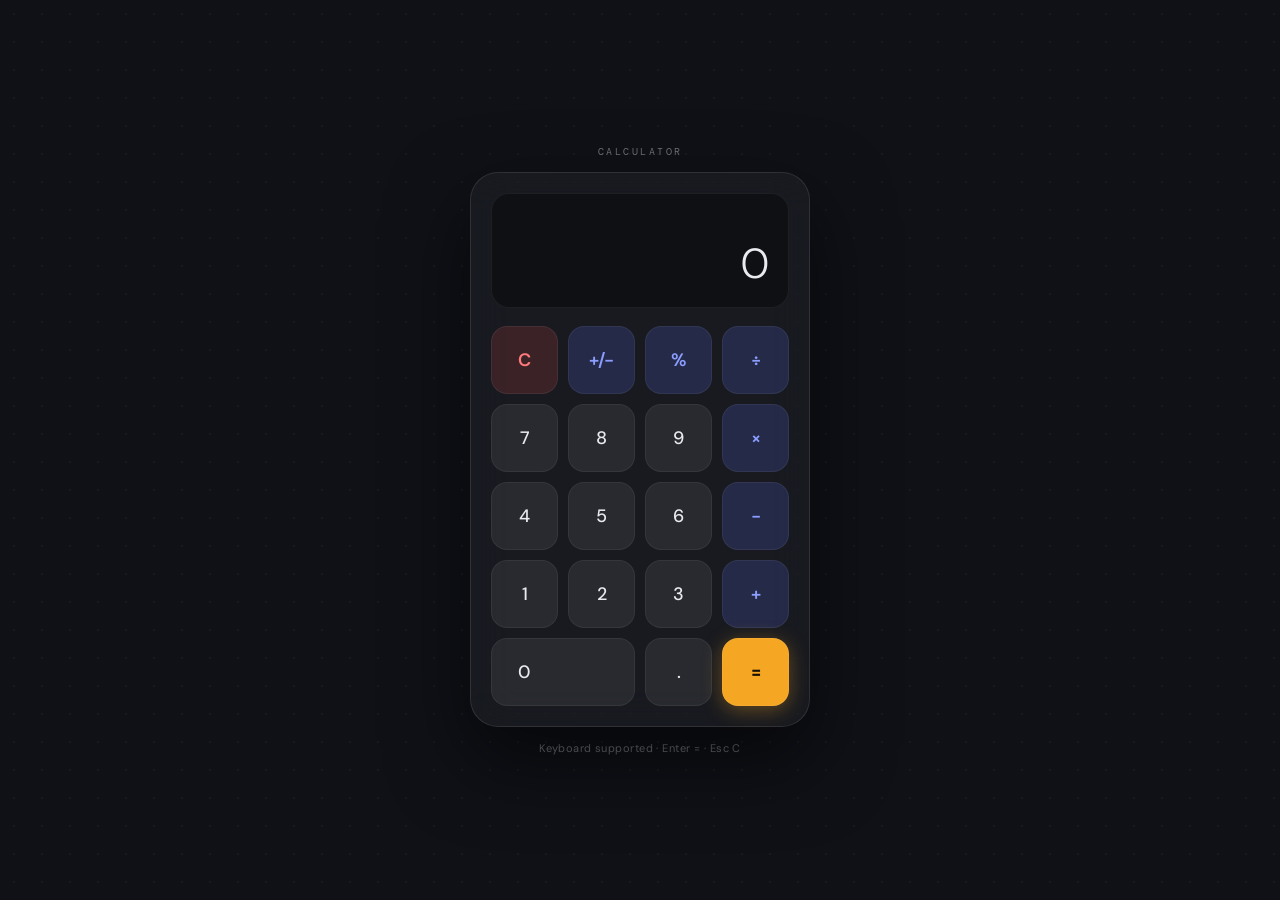
<file: CodeAlpha_Calculator/index.html>
<!DOCTYPE html>
<html lang="en">
<head>
  <meta charset="UTF-8" />
  <meta name="viewport" content="width=device-width, initial-scale=1.0" />
  <title>Calculator</title>

  <link rel="stylesheet" href="style.css" />
</head>
<body>

  <div class="page-wrapper">

    <p class="app-label">CALCULATOR</p>

    <div class="calculator" id="calculator">

      <div class="display">
        
        <div class="expression" id="expression"></div>
        <div class="result" id="result">0</div>
      </div>

      <div class="btn-grid">

        <button class="btn clear"    data-value="C"  >C</button>
        <button class="btn operator" data-value="+/-">+/-</button>
        <button class="btn operator" data-value="%"  >%</button>
        <button class="btn operator" data-value="/"  >÷</button>

        <button class="btn" data-value="7">7</button>
        <button class="btn" data-value="8">8</button>
        <button class="btn" data-value="9">9</button>
        <button class="btn operator" data-value="*">×</button>

        <button class="btn" data-value="4">4</button>
        <button class="btn" data-value="5">5</button>
        <button class="btn" data-value="6">6</button>
        <button class="btn operator" data-value="-">−</button>

        <button class="btn" data-value="1">1</button>
        <button class="btn" data-value="2">2</button>
        <button class="btn" data-value="3">3</button>
        <button class="btn operator" data-value="+">+</button>

        <button class="btn zero" data-value="0">0</button>
        <button class="btn"      data-value=".">.</button>
        <button class="btn equals" data-value="=">=</button>

      </div>
    </div>

    <p class="hint">Keyboard supported · Enter = · Esc C</p>

  </div>

  <script src="script.js"></script>
</body>
</html>
</file>
<file: CodeAlpha_Calculator/style.css>
@import url('https://fonts.googleapis.com/css2?family=DM+Sans:wght@300;400;500;600&family=DM+Mono:wght@400;500&display=swap');

:root {
  --bg:          #0f1117;         
  --card-bg:     rgba(255,255,255,0.04); 
  --card-border: rgba(255,255,255,0.10);
  --display-bg:  rgba(0,0,0,0.35);
  --btn-bg:      rgba(255,255,255,0.07);
  --btn-hover:   rgba(255,255,255,0.14);
  --btn-active:  rgba(255,255,255,0.22);
  --op-bg:       rgba(99,116,255,0.18); 
  --op-hover:    rgba(99,116,255,0.30);
  --op-color:    #8b9dff;
  --clear-bg:    rgba(255,90,90,0.15);
  --clear-hover: rgba(255,90,90,0.28);
  --clear-color: #ff7a7a;
  --equals-bg:   #f5a623;        
  --equals-hover:#ffbb45;
  --equals-color:#1a1000;
  --text:        #e8eaf0;
  --text-dim:    rgba(232,234,240,0.45);
  --radius-card: 28px;
  --radius-btn:  16px;
  --shadow:      0 32px 80px rgba(0,0,0,0.6);
  --transition:  0.15s ease;
}

*, *::before, *::after {
  margin: 0;
  padding: 0;
  box-sizing: border-box;
}

body {
  min-height: 100vh;                
  display: flex;
  align-items: center;              
  justify-content: center;          
  background: var(--bg);

  background-image:
    radial-gradient(circle, rgba(255,255,255,0.04) 1px, transparent 1px);
  background-size: 28px 28px;
  font-family: 'DM Sans', sans-serif;
  color: var(--text);
  
  animation: fadeIn 0.4s ease;
}

@keyframes fadeIn {
  from { opacity: 0; transform: translateY(12px); }
  to   { opacity: 1; transform: translateY(0); }
}

.page-wrapper {
  display: flex;
  flex-direction: column;
  align-items: center;
  gap: 14px;
}

.app-label {
  font-family: 'DM Mono', monospace;
  font-size: 10px;
  letter-spacing: 0.25em;
  color: var(--text-dim);
  text-transform: uppercase;
}

.hint {
  font-size: 11px;
  color: var(--text-dim);
  letter-spacing: 0.04em;
}

.calculator {
  width: 340px;
  background: var(--card-bg);
  border: 1px solid var(--card-border);
  border-radius: var(--radius-card);

  backdrop-filter: blur(20px);
  -webkit-backdrop-filter: blur(20px);
  box-shadow: var(--shadow);
  padding: 20px;
  
  animation: popIn 0.35s cubic-bezier(0.34,1.56,0.64,1);
}

@keyframes popIn {
  from { opacity: 0; transform: scale(0.92); }
  to   { opacity: 1; transform: scale(1); }
}

.display {
  background: var(--display-bg);
  border-radius: 18px;
  padding: 20px 20px 16px;
  margin-bottom: 18px;
  min-height: 96px;
  display: flex;
  flex-direction: column;
  justify-content: flex-end;        
  align-items: flex-end;
  overflow: hidden;
  border: 1px solid rgba(255,255,255,0.06);
}

.expression {
  font-family: 'DM Mono', monospace;
  font-size: 13px;
  color: var(--text-dim);
  min-height: 18px;
  margin-bottom: 4px;
  max-width: 100%;
  overflow: hidden;
  text-overflow: ellipsis;
  white-space: nowrap;
}

.result {
  font-family: 'DM Sans', sans-serif;
  font-size: 42px;
  font-weight: 300;
  letter-spacing: -0.02em;
  color: var(--text);
  max-width: 100%;
  overflow: hidden;
  text-overflow: ellipsis;
  white-space: nowrap;
  
  transition: font-size var(--transition);
}

.result.small  { font-size: 28px; }
.result.xsmall { font-size: 20px; }


.result.error { color: var(--clear-color); font-size: 22px; }


.btn-grid {
  display: grid;
  
  grid-template-columns: repeat(4, 1fr);
  gap: 10px;
}

.btn {

  appearance: none;
  border: none;
  cursor: pointer;


  height: 68px;
  border-radius: var(--radius-btn);
  font-family: 'DM Sans', sans-serif;
  font-size: 18px;
  font-weight: 500;
  color: var(--text);
  background: var(--btn-bg);

  
  display: flex;
  align-items: center;
  justify-content: center;


  transition:
    background var(--transition),
    transform   var(--transition),
    box-shadow  var(--transition);


  border: 1px solid rgba(255,255,255,0.06);

  outline: none;
}

.btn:hover {
  background: var(--btn-hover);
  transform: translateY(-2px);
  box-shadow: 0 6px 16px rgba(0,0,0,0.3);
}

.btn:active {
  background: var(--btn-active);
  transform: translateY(1px) scale(0.96);
  box-shadow: none;
}

.btn:focus-visible {
  outline: 2px solid var(--op-color);
  outline-offset: 2px;
}

.btn.operator {
  background: var(--op-bg);
  color: var(--op-color);
  font-weight: 600;
}
.btn.operator:hover  { background: var(--op-hover); }

.btn.clear {
  background: var(--clear-bg);
  color: var(--clear-color);
  font-weight: 600;
}
.btn.clear:hover { background: var(--clear-hover); }

.btn.equals {
  background: var(--equals-bg);
  color: var(--equals-color);
  font-weight: 700;
  box-shadow: 0 4px 20px rgba(245,166,35,0.35);
}
.btn.equals:hover {
  background: var(--equals-hover);
  box-shadow: 0 6px 24px rgba(245,166,35,0.50);
  transform: translateY(-2px);
}
.btn.equals:active {
  transform: translateY(1px) scale(0.96);
  box-shadow: none;
}

.btn.zero {
  grid-column: span 2;
  justify-content: flex-start;
  padding-left: 26px;
}

.btn { position: relative; overflow: hidden; }

.ripple {
  position: absolute;
  border-radius: 50%;
  background: rgba(255,255,255,0.25);
  transform: scale(0);
  animation: rippleEffect 0.45s linear;
  pointer-events: none;             
}


@keyframes rippleEffect {
  to { transform: scale(4); opacity: 0; }
}


@media (max-width: 380px) {
  .calculator { width: 95vw; padding: 16px; }
  .btn        { height: 60px; font-size: 16px; }
  .result     { font-size: 36px; }
}


@media (prefers-reduced-motion: reduce) {
  *, *::before, *::after {
    animation-duration: 0.01ms !important;
    transition-duration: 0.01ms !important;
  }
}
</file>
